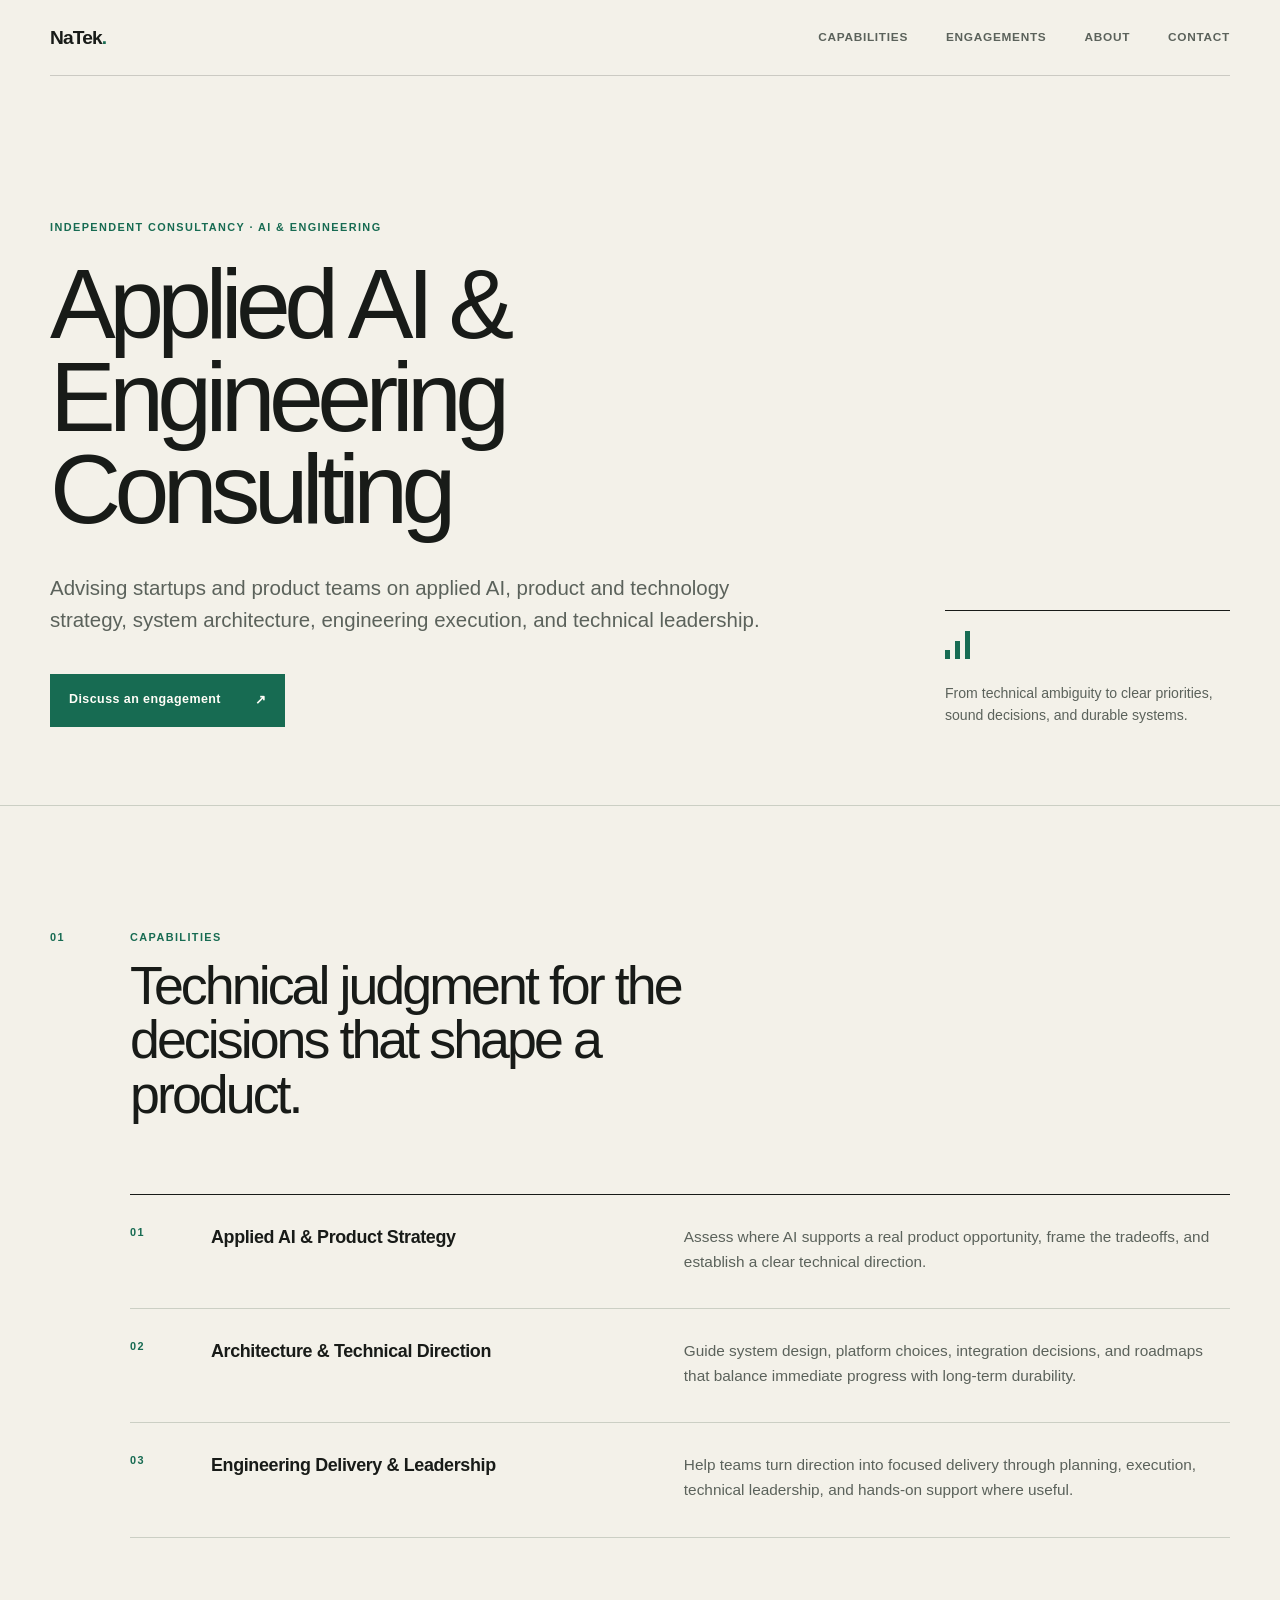
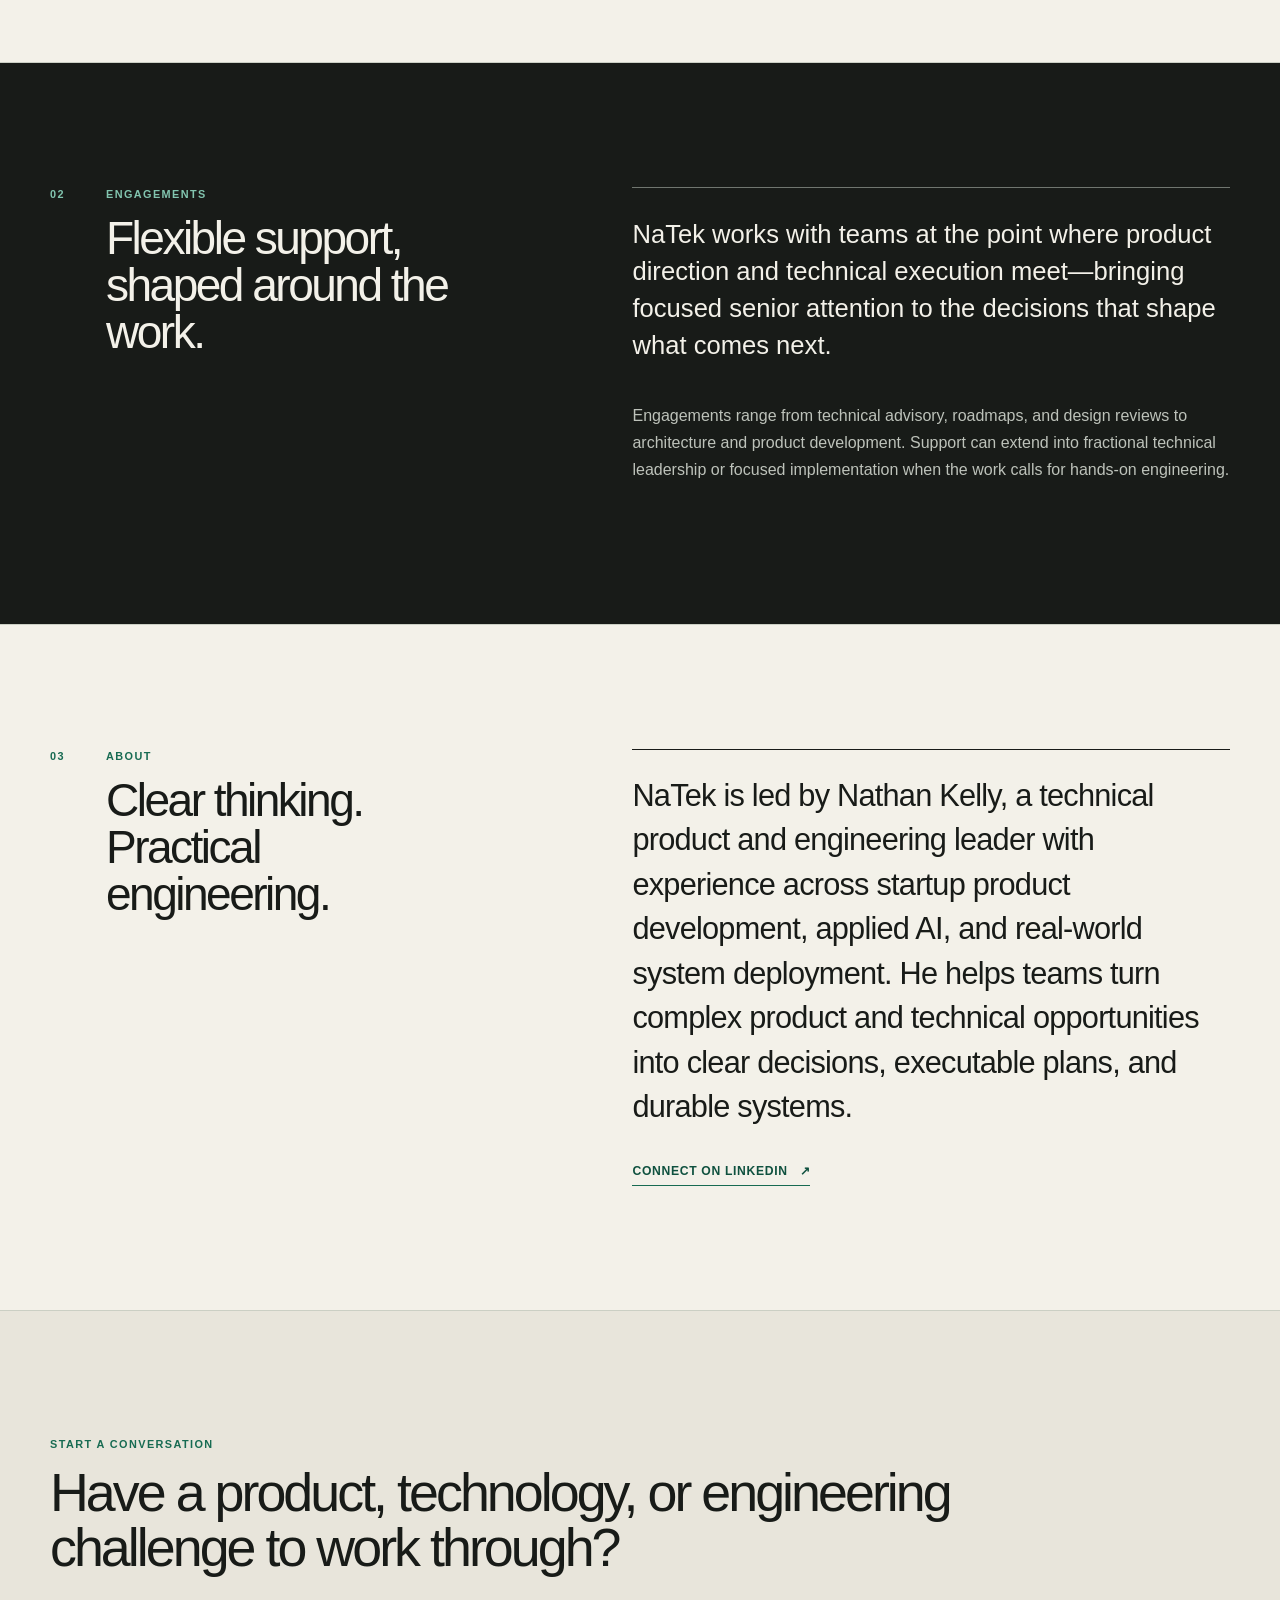
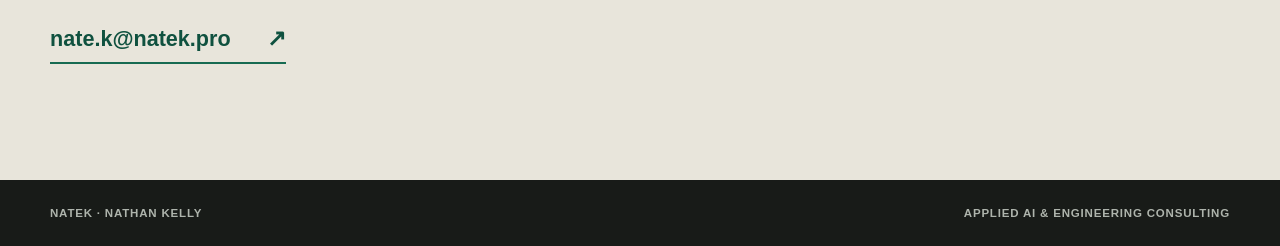
<file: index.html>
<!doctype html>
<html lang="en">
  <head>
    <meta charset="utf-8" />
    <meta name="viewport" content="width=device-width, initial-scale=1" />
    <title>NaTek | Applied AI &amp; Engineering Consulting</title>
    <meta
      name="description"
      content="NaTek advises startups and product teams on applied AI, product and technology strategy, system architecture, engineering execution, and technical leadership."
    />
    <meta name="theme-color" content="#f3f1e9" />
    <link rel="canonical" href="https://natek.pro/" />
    <link rel="icon" href="/favicon.svg" type="image/svg+xml" />

    <meta property="og:type" content="website" />
    <meta property="og:site_name" content="NaTek" />
    <meta property="og:title" content="NaTek | Applied AI &amp; Engineering Consulting" />
    <meta
      property="og:description"
      content="NaTek advises startups and product teams on applied AI, product and technology strategy, system architecture, engineering execution, and technical leadership."
    />
    <meta property="og:url" content="https://natek.pro/" />

    <meta name="twitter:card" content="summary" />
    <meta name="twitter:title" content="NaTek | Applied AI &amp; Engineering Consulting" />
    <meta
      name="twitter:description"
      content="Independent applied AI and engineering consulting for startups and product teams."
    />

    <link rel="stylesheet" href="/styles.css" />
  </head>
  <body>
    <a class="skip-link" href="#main-content">Skip to main content</a>

    <header class="site-header">
      <div class="shell header-inner">
        <a class="wordmark" href="#top" aria-label="NaTek home">NaTek<span aria-hidden="true">.</span></a>
        <nav aria-label="Primary navigation">
          <a href="#capabilities">Capabilities</a>
          <a href="#engagements">Engagements</a>
          <a href="#about">About</a>
          <a href="#contact">Contact</a>
        </nav>
      </div>
    </header>

    <main id="main-content">
      <section class="hero" id="top" aria-labelledby="hero-title">
        <div class="shell hero-grid">
          <div class="hero-copy">
            <p class="eyebrow">Independent consultancy · AI &amp; Engineering</p>
            <h1 id="hero-title">Applied AI &amp;<br />Engineering Consulting</h1>
            <p class="hero-intro">
              Advising startups and product teams on applied AI, product and technology strategy,
              system architecture, engineering execution, and technical leadership.
            </p>
            <a class="button" href="mailto:nate.k@natek.pro">
              Discuss an engagement
              <span aria-hidden="true">↗</span>
            </a>
          </div>

          <aside class="hero-note" aria-label="Consulting focus">
            <div class="focus-mark" aria-hidden="true">
              <span></span>
              <span></span>
              <span></span>
            </div>
            <p>From technical ambiguity to clear priorities, sound decisions, and durable systems.</p>
          </aside>
        </div>
      </section>

      <section class="section capabilities" id="capabilities" aria-labelledby="capabilities-title">
        <div class="shell">
          <div class="section-heading">
            <p class="section-number">01</p>
            <div>
              <p class="eyebrow">Capabilities</p>
              <h2 id="capabilities-title">Technical judgment for the decisions that shape a product.</h2>
            </div>
          </div>

          <div class="capability-list">
            <article>
              <p class="item-number">01</p>
              <h3>Applied AI &amp; Product Strategy</h3>
              <p>Assess where AI supports a real product opportunity, frame the tradeoffs, and establish a clear technical direction.</p>
            </article>
            <article>
              <p class="item-number">02</p>
              <h3>Architecture &amp; Technical Direction</h3>
              <p>Guide system design, platform choices, integration decisions, and roadmaps that balance immediate progress with long-term durability.</p>
            </article>
            <article>
              <p class="item-number">03</p>
              <h3>Engineering Delivery &amp; Leadership</h3>
              <p>Help teams turn direction into focused delivery through planning, execution, technical leadership, and hands-on support where useful.</p>
            </article>
          </div>
        </div>
      </section>

      <section class="section engagements" id="engagements" aria-labelledby="engagements-title">
        <div class="shell engagement-grid">
          <div class="section-heading compact">
            <p class="section-number">02</p>
            <div>
              <p class="eyebrow">Engagements</p>
              <h2 id="engagements-title">Flexible support, shaped around the work.</h2>
            </div>
          </div>

          <div class="engagement-copy">
            <p class="lead">
              NaTek works with teams at the point where product direction and technical execution
              meet—bringing focused senior attention to the decisions that shape what comes next.
            </p>
            <p>
              Engagements range from technical advisory, roadmaps, and design reviews to architecture
              and product development. Support can extend into fractional technical leadership or
              focused implementation when the work calls for hands-on engineering.
            </p>
          </div>
        </div>
      </section>

      <section class="section about" id="about" aria-labelledby="about-title">
        <div class="shell about-grid">
          <div class="section-heading compact">
            <p class="section-number">03</p>
            <div>
              <p class="eyebrow">About</p>
              <h2 id="about-title">Clear thinking. Practical engineering.</h2>
            </div>
          </div>

          <div class="about-copy">
            <p class="about-statement">
              NaTek is led by Nathan Kelly, a technical product and engineering leader with
              experience across startup product development, applied AI, and real-world system
              deployment. He helps teams turn complex product and technical opportunities into
              clear decisions, executable plans, and durable systems.
            </p>
            <a class="profile-link" href="https://www.linkedin.com/in/natejkelly/" rel="me">
              Connect on LinkedIn
              <span aria-hidden="true">↗</span>
            </a>
          </div>
        </div>
      </section>

      <section class="contact" id="contact" aria-labelledby="contact-title">
        <div class="shell contact-inner">
          <p class="eyebrow">Start a conversation</p>
          <h2 id="contact-title">Have a product, technology, or engineering challenge to work through?</h2>
          <a class="contact-link" href="mailto:nate.k@natek.pro">
            nate.k@natek.pro
            <span aria-hidden="true">↗</span>
          </a>
        </div>
      </section>
    </main>

    <footer class="site-footer">
      <div class="shell footer-inner">
        <p>NaTek · Nathan Kelly</p>
        <p>Applied AI &amp; Engineering Consulting</p>
      </div>
    </footer>
  </body>
</html>
</file>
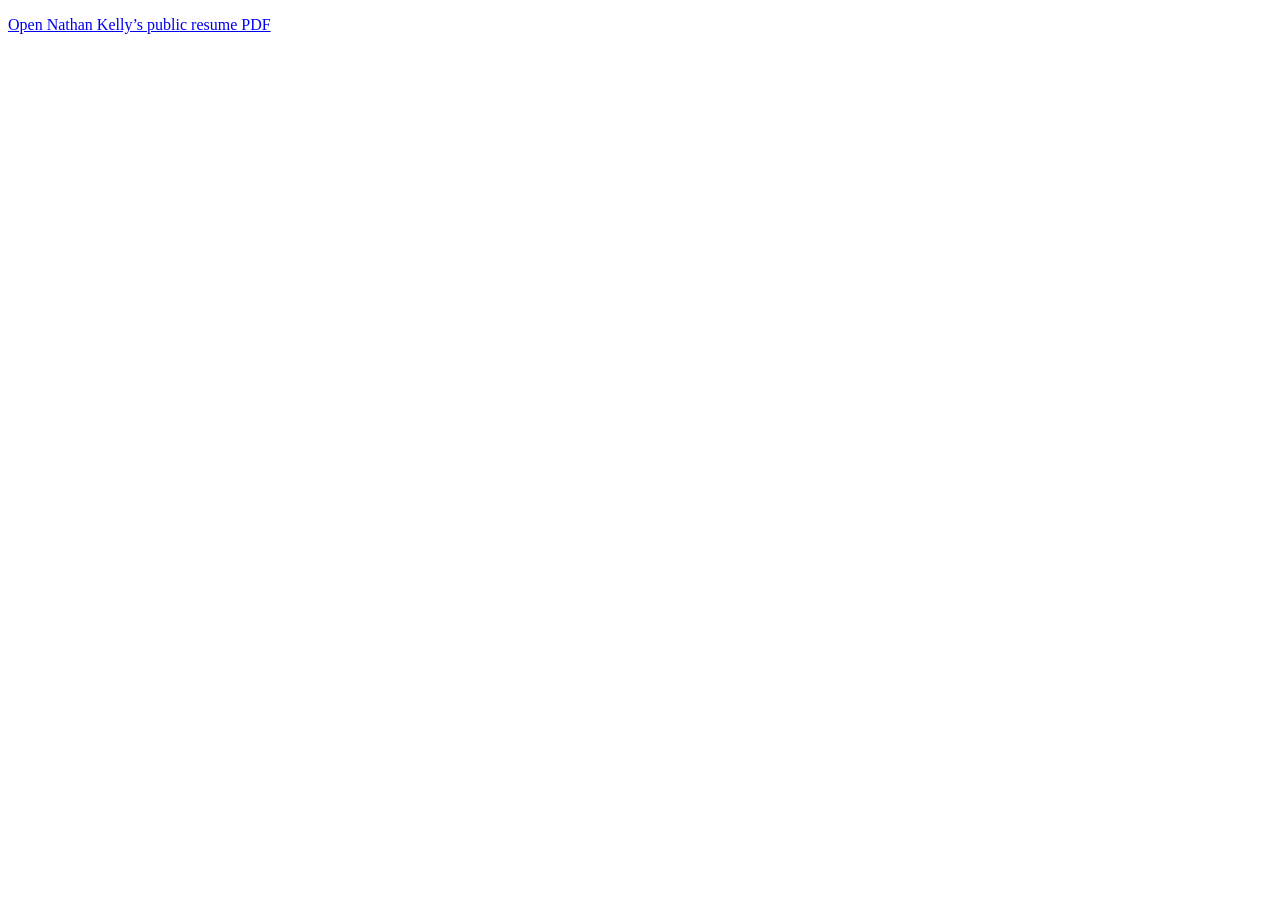
<file: resume-pdf/index.html>
<!doctype html>
<html lang="en">
<head>
  <meta charset="utf-8">
  <meta name="viewport" content="width=device-width, initial-scale=1">
  <title>Nathan Kelly — Resume PDF</title>
  <meta http-equiv="refresh" content="0; url=./Nathan-Kelly-Resume.pdf">
  <link rel="canonical" href="https://natek.pro/resume-pdf/Nathan-Kelly-Resume.pdf">
</head>
<body>
  <p><a href="./Nathan-Kelly-Resume.pdf">Open Nathan Kelly’s public resume PDF</a></p>
</body>
</html>
</file>
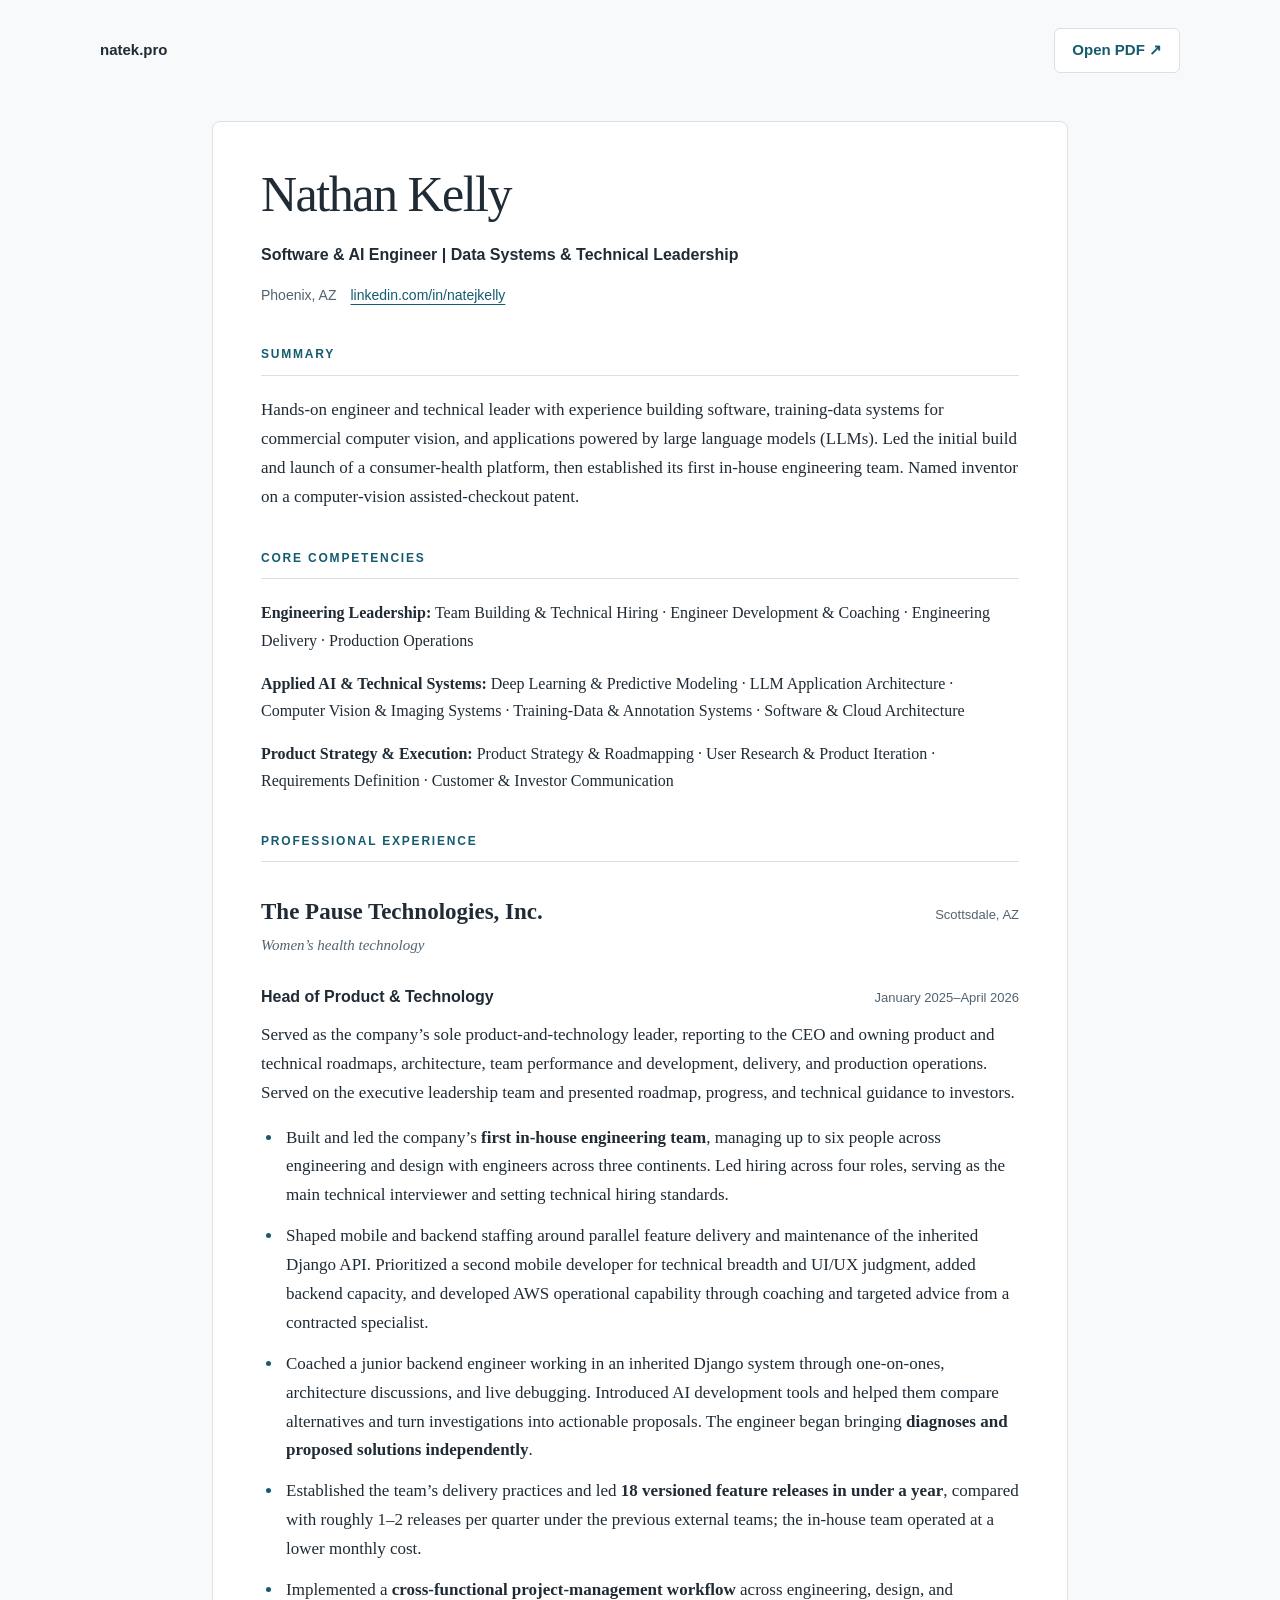
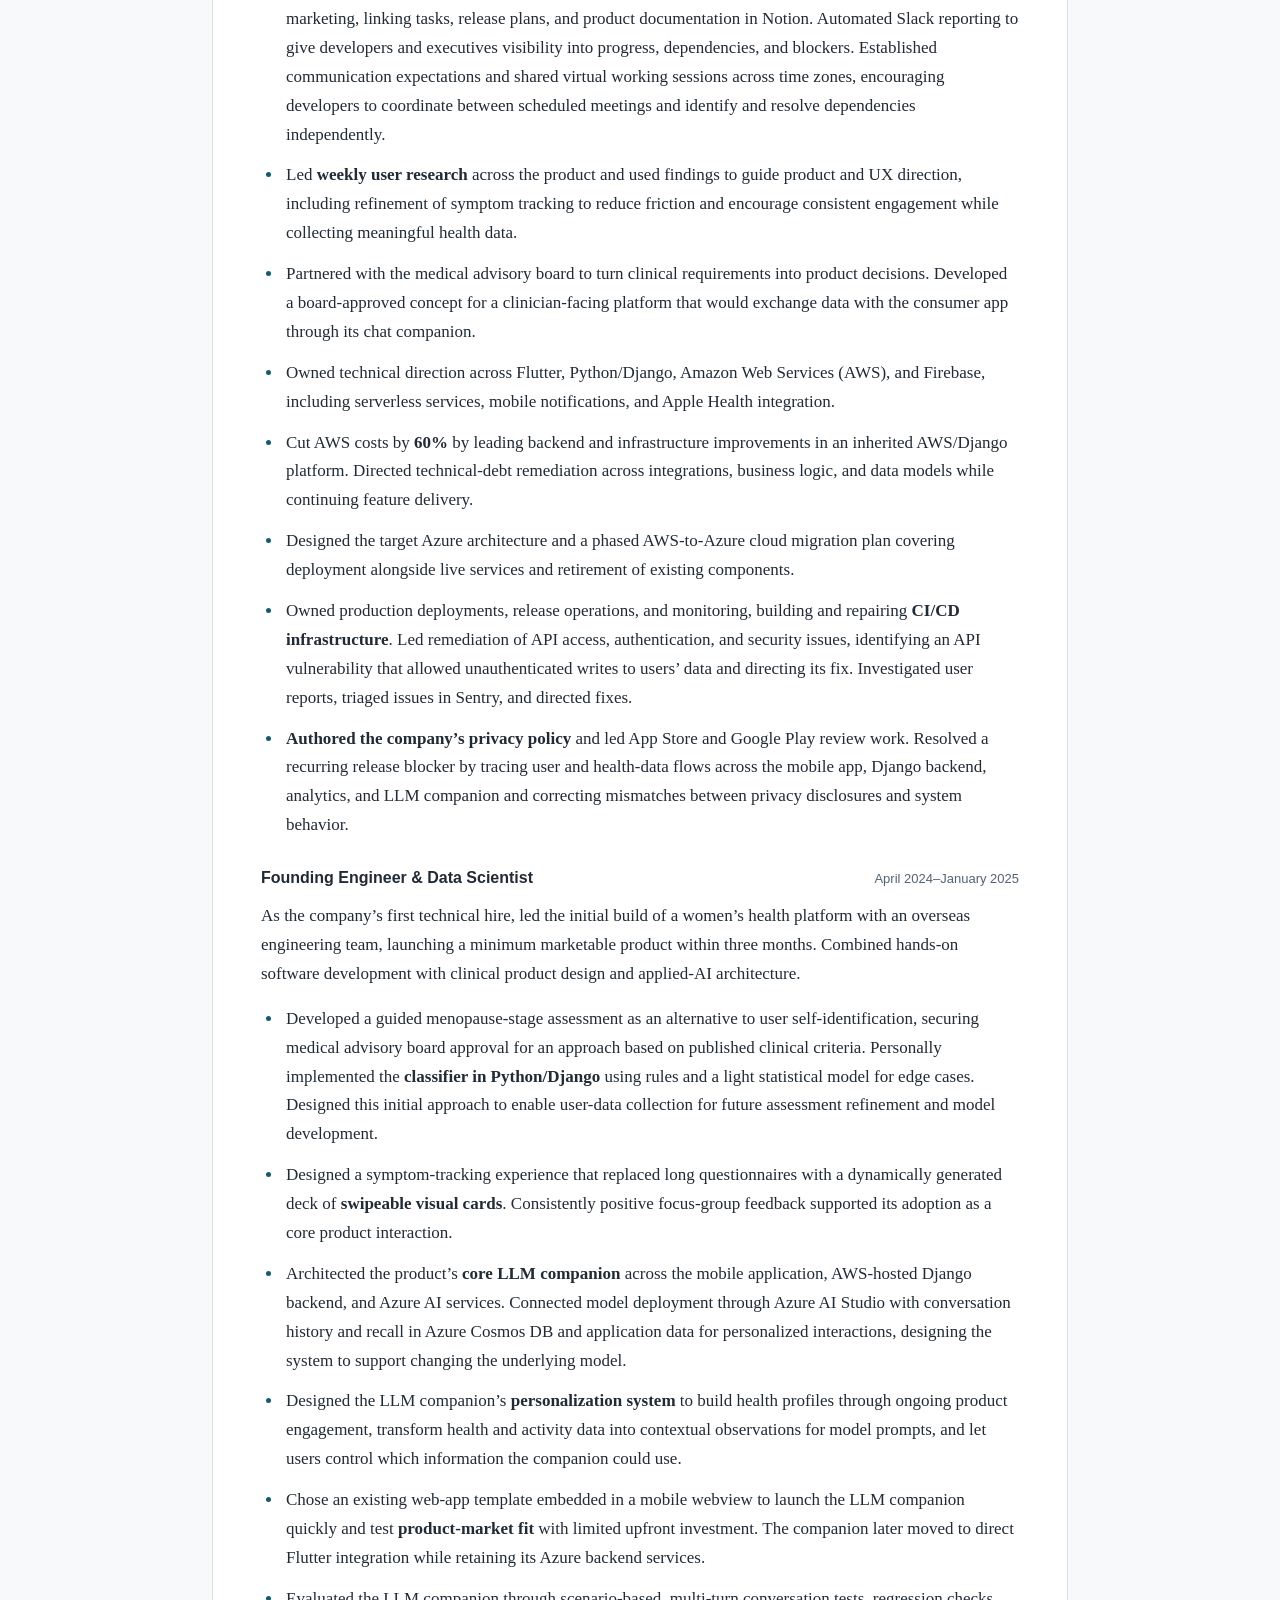
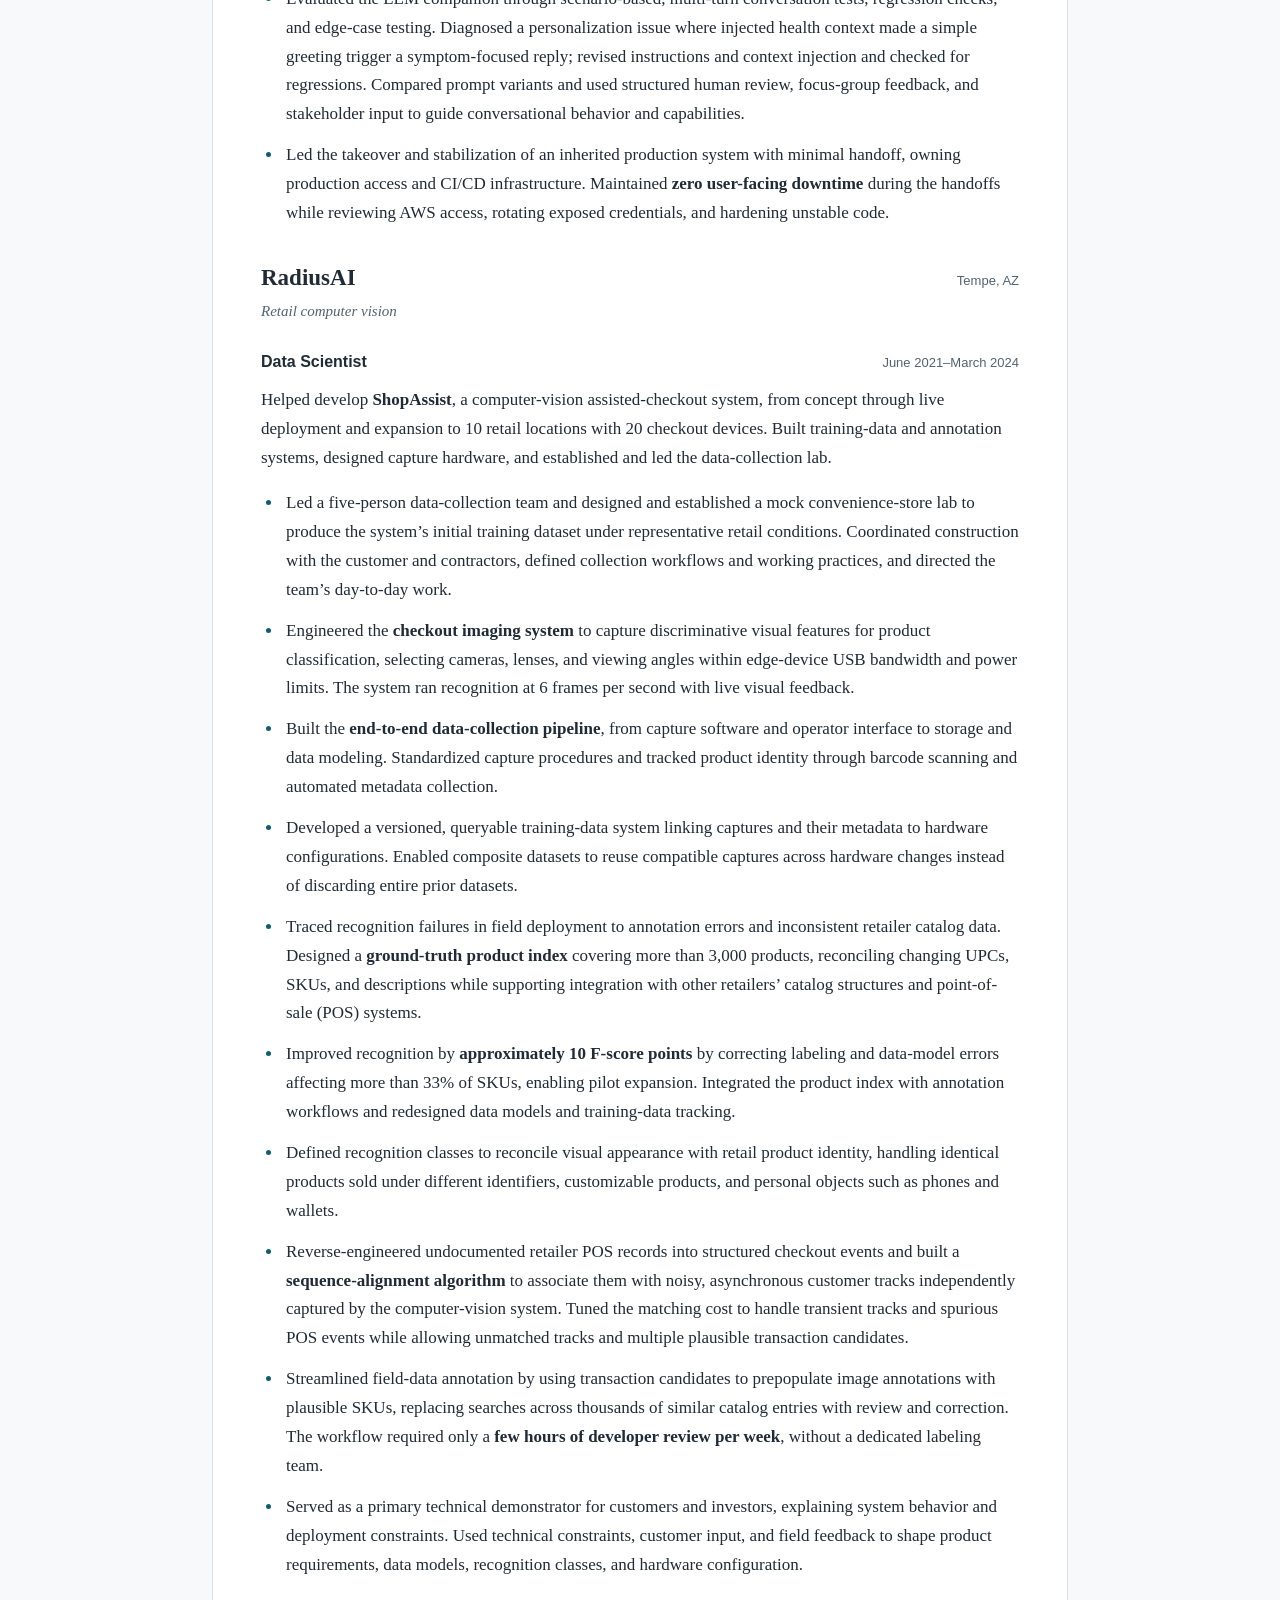
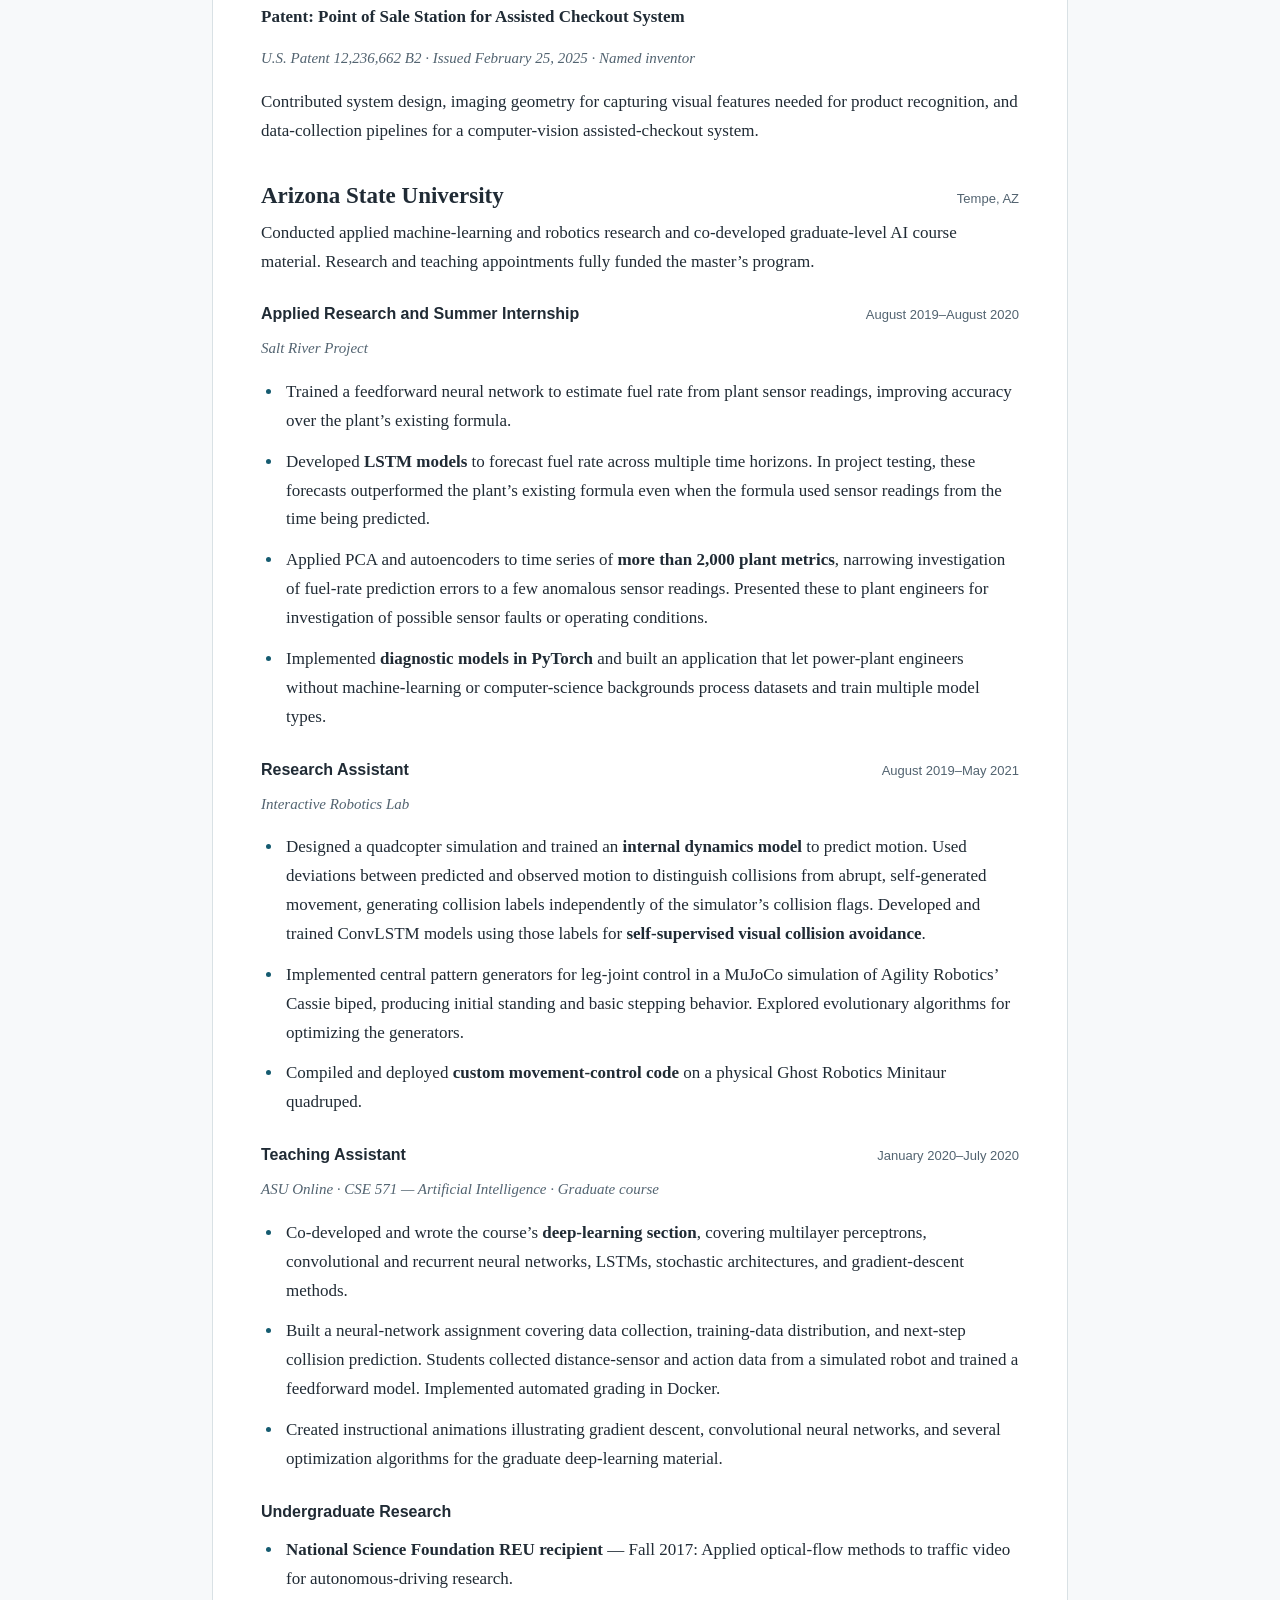
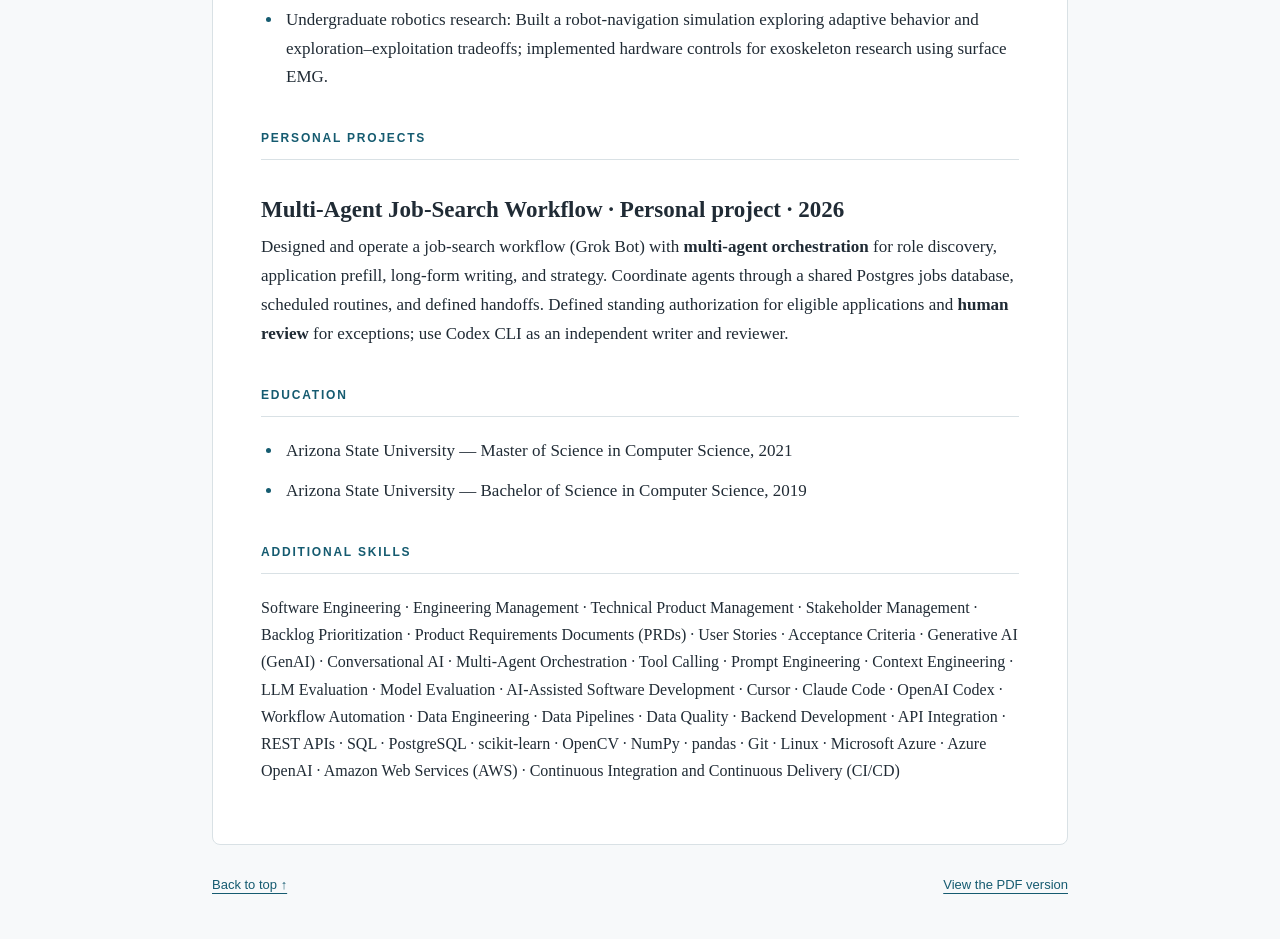
<file: resume/index.html>
<!doctype html>
<!-- Generated from resume_source.md. Do not edit this file. -->
<html lang="en"><head><meta charset="utf-8"><meta name="viewport" content="width=device-width, initial-scale=1">
<title>Nathan Kelly — Resume</title><meta name="description" content="Nathan Kelly’s public resume.">
<link rel="canonical" href="https://natek.pro/resume/"><style>:root { color-scheme: light; --ink: #202b35; --muted: #526370; --accent: #155b70; --line: #d9e1e5; }
* { box-sizing: border-box; }
html { scroll-behavior: smooth; scroll-padding-top: 30px; }
body { margin: 0; background: #f7f9fa; color: var(--ink); font: 17px/1.7 Georgia, 'Times New Roman', serif; }
a { color: var(--accent); text-underline-offset: 4px; }
a:hover { text-decoration-thickness: 2px; }
a:focus-visible { outline: 3px solid var(--accent); outline-offset: 5px; }
.toolbar { max-width: 1160px; margin: auto; padding: 28px 40px; display: flex; justify-content: space-between; align-items: center; font: 600 15px/1.5 Arial, sans-serif; }
.toolbar > a:first-child { text-decoration: none; color: var(--ink); }
.pdf-link { padding: 10px 17px; border: 1px solid var(--line); border-radius: 6px; background: white; text-decoration: none; }
.layout { max-width: 936px; margin: auto; padding: 20px 40px 0; }
/* Optional navigation layout activates when the generator's nav is restored. */
.layout:has(> nav) { display: grid; grid-template-columns: 180px minmax(0, 1fr); gap: 44px; max-width: 1160px; }
nav { position: sticky; top: 36px; align-self: start; display: grid; gap: 15px; font: 14px/1.5 Arial, sans-serif; padding-top: 14px; }
nav a { text-decoration: none; }
.nav-label { color: var(--muted); text-transform: uppercase; font-size: 11px; letter-spacing: 1.5px; margin-bottom: 8px; }
main { min-width: 0; background: white; border: 1px solid var(--line); border-radius: 8px; padding: 44px 48px; }
h1 { font-size: clamp(38px, 5vw, 50px); line-height: 1.12; font-weight: 400; letter-spacing: -1.5px; margin: 0 0 20px; }
.masthead > p:first-of-type { font: 16px/1.6 Arial, sans-serif; max-width: 520px; }
.masthead > p:last-of-type { font: 14px/1.8 Arial, sans-serif; color: var(--muted); margin-top: 16px; }
.masthead br { display: none; }
.masthead a { margin-left: 14px; }
section { margin-top: 38px; }
h2 { font: 700 12px/1.4 Arial, sans-serif; color: var(--accent); text-transform: uppercase; letter-spacing: 1.8px; border-bottom: 1px solid var(--line); padding-bottom: 12px; margin: 0 0 20px; }
h3 { font-size: 23px; line-height: 1.35; margin: 34px 0 8px; }
h4 { font: 700 16px/1.5 Arial, sans-serif; margin: 26px 0 12px; }
.entry-heading { display: flex; flex-wrap: wrap; gap: 5px 16px; align-items: baseline; }
.entry-detail { font: 400 13px/1.6 Arial, sans-serif; color: var(--muted); margin-left: auto; }
.separator { position: absolute; width: 1px; height: 1px; overflow: hidden; clip-path: inset(50%); }
p { margin: 0 0 16px; }
p:has(> em:only-child) { color: var(--muted); font-size: 15px; margin-top: -2px; }
ul { padding-left: 22px; margin: 12px 0 24px; }
li { padding-left: 3px; margin-bottom: 12px; }
li::marker { color: var(--accent); }
strong { font-weight: 700; }
#core-competencies p, #additional-skills p { font-size: 16px; }
footer { max-width: 936px; margin: auto; padding: 30px 40px 44px; display: flex; justify-content: space-between; gap: 20px; font: 13px/1.5 Arial, sans-serif; }
.layout:has(> nav) + footer { max-width: 1160px; padding-left: 264px; }
.skip { position: absolute; top: -80px; left: 20px; padding: 10px; background: white; z-index: 2; }
.skip:focus { top: 10px; }
@media (max-width: 900px) {
  .layout, .layout:has(> nav) { display: block; max-width: 790px; padding-top: 0; }
  nav { position: static; display: flex; flex-wrap: wrap; gap: 10px 20px; padding: 0 0 24px; }
  .nav-label { display: none; }
  footer, .layout:has(> nav) + footer { max-width: 790px; padding-left: 40px; }
}
@media (max-width: 600px) {
  body { font-size: 16px; }
  .toolbar { padding: 20px; }
  .layout { padding: 0 12px; }
  nav { padding: 4px 10px 22px; font-size: 12px; }
  main { padding: 28px 22px; }
  .masthead br { display: block; }
  .masthead a { margin-left: 0; }
  h3 { font-size: 21px; }
  .entry-heading { display: block; }
  .entry-detail { display: block; margin-top: 5px; }
  footer, .layout:has(> nav) + footer { padding: 24px; }
}
@media (prefers-reduced-motion: reduce) { html { scroll-behavior: auto; } }
@media print {
  body { background: white; font-size: 10.5pt; }
  .toolbar, nav, footer, .skip { display: none; }
  .layout { display: block; padding: 0; }
  main { border: 0; padding: 0; }
  h2, h3, h4 { break-after: avoid; }
  li { break-inside: avoid; }
}
</style></head>
<body><a class="skip" href="#resume">Skip to resume</a>
<div class="toolbar"><a href="/">natek.pro</a><a class="pdf-link" href="/resume-pdf/">Open PDF <span aria-hidden="true">↗</span></a></div>
<div class="layout">
<main id="resume"><header class="masthead" id="intro"><h1>Nathan Kelly</h1>
<p><strong>Software &amp; AI Engineer | Data Systems &amp; Technical Leadership</strong></p>
<p>Phoenix, AZ<br><a href="https://www.linkedin.com/in/natejkelly/">linkedin.com/in/natejkelly</a></p>
</header>
<section id="summary" aria-labelledby="heading-summary"><h2 id="heading-summary">Summary</h2>
<p>Hands-on engineer and technical leader with experience building software, training-data systems for commercial computer vision, and applications powered by large language models (LLMs). Led the initial build and launch of a consumer-health platform, then established its first in-house engineering team. Named inventor on a computer-vision assisted-checkout patent.</p>
</section>
<section id="core-competencies" aria-labelledby="heading-core-competencies"><h2 id="heading-core-competencies">Core Competencies</h2>
<p><strong>Engineering Leadership:</strong> Team Building &amp; Technical Hiring · Engineer Development &amp; Coaching · Engineering Delivery · Production Operations</p>
<p><strong>Applied AI &amp; Technical Systems:</strong> Deep Learning &amp; Predictive Modeling · LLM Application Architecture · Computer Vision &amp; Imaging Systems · Training-Data &amp; Annotation Systems · Software &amp; Cloud Architecture</p>
<p><strong>Product Strategy &amp; Execution:</strong> Product Strategy &amp; Roadmapping · User Research &amp; Product Iteration · Requirements Definition · Customer &amp; Investor Communication</p>
</section>
<section id="professional-experience" aria-labelledby="heading-professional-experience"><h2 id="heading-professional-experience">Professional Experience</h2>
<h3 class="entry-heading"><span>The Pause Technologies, Inc.</span><span class="separator"> — </span><span class="entry-detail">Scottsdale, AZ</span></h3>
<p><em>Women’s health technology</em></p>
<h4 class="entry-heading"><span>Head of Product &amp; Technology</span><span class="separator"> — </span><span class="entry-detail">January 2025–April 2026</span></h4>
<p>Served as the company’s sole product-and-technology leader, reporting to the CEO and owning product and technical roadmaps, architecture, team performance and development, delivery, and production operations. Served on the executive leadership team and presented roadmap, progress, and technical guidance to investors.</p>
<ul>
<li>Built and led the company’s <strong>first in-house engineering team</strong>, managing up to six people across engineering and design with engineers across three continents. Led hiring across four roles, serving as the main technical interviewer and setting technical hiring standards.</li>
<li>Shaped mobile and backend staffing around parallel feature delivery and maintenance of the inherited Django API. Prioritized a second mobile developer for technical breadth and UI/UX judgment, added backend capacity, and developed AWS operational capability through coaching and targeted advice from a contracted specialist.</li>
<li>Coached a junior backend engineer working in an inherited Django system through one-on-ones, architecture discussions, and live debugging. Introduced AI development tools and helped them compare alternatives and turn investigations into actionable proposals. The engineer began bringing <strong>diagnoses and proposed solutions independently</strong>.</li>
<li>Established the team’s delivery practices and led <strong>18 versioned feature releases in under a year</strong>, compared with roughly 1–2 releases per quarter under the previous external teams; the in-house team operated at a lower monthly cost.</li>
<li>Implemented a <strong>cross-functional project-management workflow</strong> across engineering, design, and marketing, linking tasks, release plans, and product documentation in Notion. Automated Slack reporting to give developers and executives visibility into progress, dependencies, and blockers. Established communication expectations and shared virtual working sessions across time zones, encouraging developers to coordinate between scheduled meetings and identify and resolve dependencies independently.</li>
<li>Led <strong>weekly user research</strong> across the product and used findings to guide product and UX direction, including refinement of symptom tracking to reduce friction and encourage consistent engagement while collecting meaningful health data.</li>
<li>Partnered with the medical advisory board to turn clinical requirements into product decisions. Developed a board-approved concept for a clinician-facing platform that would exchange data with the consumer app through its chat companion.</li>
<li>Owned technical direction across Flutter, Python/Django, Amazon Web Services (AWS), and Firebase, including serverless services, mobile notifications, and Apple Health integration.</li>
<li>Cut AWS costs by <strong>60%</strong> by leading backend and infrastructure improvements in an inherited AWS/Django platform. Directed technical-debt remediation across integrations, business logic, and data models while continuing feature delivery.</li>
<li>Designed the target Azure architecture and a phased AWS-to-Azure cloud migration plan covering deployment alongside live services and retirement of existing components.</li>
<li>Owned production deployments, release operations, and monitoring, building and repairing <strong>CI/CD infrastructure</strong>. Led remediation of API access, authentication, and security issues, identifying an API vulnerability that allowed unauthenticated writes to users’ data and directing its fix. Investigated user reports, triaged issues in Sentry, and directed fixes.</li>
<li><strong>Authored the company’s privacy policy</strong> and led App Store and Google Play review work. Resolved a recurring release blocker by tracing user and health-data flows across the mobile app, Django backend, analytics, and LLM companion and correcting mismatches between privacy disclosures and system behavior.</li>
</ul>
<h4 class="entry-heading"><span>Founding Engineer &amp; Data Scientist</span><span class="separator"> — </span><span class="entry-detail">April 2024–January 2025</span></h4>
<p>As the company’s first technical hire, led the initial build of a women’s health platform with an overseas engineering team, launching a minimum marketable product within three months. Combined hands-on software development with clinical product design and applied-AI architecture.</p>
<ul>
<li>Developed a guided menopause-stage assessment as an alternative to user self-identification, securing medical advisory board approval for an approach based on published clinical criteria. Personally implemented the <strong>classifier in Python/Django</strong> using rules and a light statistical model for edge cases. Designed this initial approach to enable user-data collection for future assessment refinement and model development.</li>
<li>Designed a symptom-tracking experience that replaced long questionnaires with a dynamically generated deck of <strong>swipeable visual cards</strong>. Consistently positive focus-group feedback supported its adoption as a core product interaction.</li>
<li>Architected the product’s <strong>core LLM companion</strong> across the mobile application, AWS-hosted Django backend, and Azure AI services. Connected model deployment through Azure AI Studio with conversation history and recall in Azure Cosmos DB and application data for personalized interactions, designing the system to support changing the underlying model.</li>
<li>Designed the LLM companion’s <strong>personalization system</strong> to build health profiles through ongoing product engagement, transform health and activity data into contextual observations for model prompts, and let users control which information the companion could use.</li>
<li>Chose an existing web-app template embedded in a mobile webview to launch the LLM companion quickly and test <strong>product-market fit</strong> with limited upfront investment. The companion later moved to direct Flutter integration while retaining its Azure backend services.</li>
<li>Evaluated the LLM companion through scenario-based, multi-turn conversation tests, regression checks, and edge-case testing. Diagnosed a personalization issue where injected health context made a simple greeting trigger a symptom-focused reply; revised instructions and context injection and checked for regressions. Compared prompt variants and used structured human review, focus-group feedback, and stakeholder input to guide conversational behavior and capabilities.</li>
<li>Led the takeover and stabilization of an inherited production system with minimal handoff, owning production access and CI/CD infrastructure. Maintained <strong>zero user-facing downtime</strong> during the handoffs while reviewing AWS access, rotating exposed credentials, and hardening unstable code.</li>
</ul>
<h3 class="entry-heading"><span>RadiusAI</span><span class="separator"> — </span><span class="entry-detail">Tempe, AZ</span></h3>
<p><em>Retail computer vision</em></p>
<h4 class="entry-heading"><span>Data Scientist</span><span class="separator"> — </span><span class="entry-detail">June 2021–March 2024</span></h4>
<p>Helped develop <strong>ShopAssist</strong>, a computer-vision assisted-checkout system, from concept through live deployment and expansion to 10 retail locations with 20 checkout devices. Built training-data and annotation systems, designed capture hardware, and established and led the data-collection lab.</p>
<ul>
<li>Led a five-person data-collection team and designed and established a mock convenience-store lab to produce the system’s initial training dataset under representative retail conditions. Coordinated construction with the customer and contractors, defined collection workflows and working practices, and directed the team’s day-to-day work.</li>
<li>Engineered the <strong>checkout imaging system</strong> to capture discriminative visual features for product classification, selecting cameras, lenses, and viewing angles within edge-device USB bandwidth and power limits. The system ran recognition at 6 frames per second with live visual feedback.</li>
<li>Built the <strong>end-to-end data-collection pipeline</strong>, from capture software and operator interface to storage and data modeling. Standardized capture procedures and tracked product identity through barcode scanning and automated metadata collection.</li>
<li>Developed a versioned, queryable training-data system linking captures and their metadata to hardware configurations. Enabled composite datasets to reuse compatible captures across hardware changes instead of discarding entire prior datasets.</li>
<li>Traced recognition failures in field deployment to annotation errors and inconsistent retailer catalog data. Designed a <strong>ground-truth product index</strong> covering more than 3,000 products, reconciling changing UPCs, SKUs, and descriptions while supporting integration with other retailers’ catalog structures and point-of-sale (POS) systems.</li>
<li>Improved recognition by <strong>approximately 10 F-score points</strong> by correcting labeling and data-model errors affecting more than 33% of SKUs, enabling pilot expansion. Integrated the product index with annotation workflows and redesigned data models and training-data tracking.</li>
<li>Defined recognition classes to reconcile visual appearance with retail product identity, handling identical products sold under different identifiers, customizable products, and personal objects such as phones and wallets.</li>
<li>Reverse-engineered undocumented retailer POS records into structured checkout events and built a <strong>sequence-alignment algorithm</strong> to associate them with noisy, asynchronous customer tracks independently captured by the computer-vision system. Tuned the matching cost to handle transient tracks and spurious POS events while allowing unmatched tracks and multiple plausible transaction candidates.</li>
<li>Streamlined field-data annotation by using transaction candidates to prepopulate image annotations with plausible SKUs, replacing searches across thousands of similar catalog entries with review and correction. The workflow required only a <strong>few hours of developer review per week</strong>, without a dedicated labeling team.</li>
<li>Served as a primary technical demonstrator for customers and investors, explaining system behavior and deployment constraints. Used technical constraints, customer input, and field feedback to shape product requirements, data models, recognition classes, and hardware configuration.</li>
</ul>
<p><strong>Patent: Point of Sale Station for Assisted Checkout System</strong></p>
<p><em>U.S. Patent 12,236,662 B2 · Issued February 25, 2025 · Named inventor</em></p>
<p>Contributed system design, imaging geometry for capturing visual features needed for product recognition, and data-collection pipelines for a computer-vision assisted-checkout system.</p>
<h3 class="entry-heading"><span>Arizona State University</span><span class="separator"> — </span><span class="entry-detail">Tempe, AZ</span></h3>
<p>Conducted applied machine-learning and robotics research and co-developed graduate-level AI course material. Research and teaching appointments fully funded the master’s program.</p>
<h4 class="entry-heading"><span>Applied Research and Summer Internship</span><span class="separator"> — </span><span class="entry-detail">August 2019–August 2020</span></h4>
<p><em>Salt River Project</em></p>
<ul>
<li>Trained a feedforward neural network to estimate fuel rate from plant sensor readings, improving accuracy over the plant’s existing formula.</li>
<li>Developed <strong>LSTM models</strong> to forecast fuel rate across multiple time horizons. In project testing, these forecasts outperformed the plant’s existing formula even when the formula used sensor readings from the time being predicted.</li>
<li>Applied PCA and autoencoders to time series of <strong>more than 2,000 plant metrics</strong>, narrowing investigation of fuel-rate prediction errors to a few anomalous sensor readings. Presented these to plant engineers for investigation of possible sensor faults or operating conditions.</li>
<li>Implemented <strong>diagnostic models in PyTorch</strong> and built an application that let power-plant engineers without machine-learning or computer-science backgrounds process datasets and train multiple model types.</li>
</ul>
<h4 class="entry-heading"><span>Research Assistant</span><span class="separator"> — </span><span class="entry-detail">August 2019–May 2021</span></h4>
<p><em>Interactive Robotics Lab</em></p>
<ul>
<li>Designed a quadcopter simulation and trained an <strong>internal dynamics model</strong> to predict motion. Used deviations between predicted and observed motion to distinguish collisions from abrupt, self-generated movement, generating collision labels independently of the simulator’s collision flags. Developed and trained ConvLSTM models using those labels for <strong>self-supervised visual collision avoidance</strong>.</li>
<li>Implemented central pattern generators for leg-joint control in a MuJoCo simulation of Agility Robotics’ Cassie biped, producing initial standing and basic stepping behavior. Explored evolutionary algorithms for optimizing the generators.</li>
<li>Compiled and deployed <strong>custom movement-control code</strong> on a physical Ghost Robotics Minitaur quadruped.</li>
</ul>
<h4 class="entry-heading"><span>Teaching Assistant</span><span class="separator"> — </span><span class="entry-detail">January 2020–July 2020</span></h4>
<p><em>ASU Online · CSE 571 — Artificial Intelligence · Graduate course</em></p>
<ul>
<li>Co-developed and wrote the course’s <strong>deep-learning section</strong>, covering multilayer perceptrons, convolutional and recurrent neural networks, LSTMs, stochastic architectures, and gradient-descent methods.</li>
<li>Built a neural-network assignment covering data collection, training-data distribution, and next-step collision prediction. Students collected distance-sensor and action data from a simulated robot and trained a feedforward model. Implemented automated grading in Docker.</li>
<li>Created instructional animations illustrating gradient descent, convolutional neural networks, and several optimization algorithms for the graduate deep-learning material.</li>
</ul>
<h4>Undergraduate Research</h4>
<ul>
<li><strong>National Science Foundation REU recipient</strong> — Fall 2017: Applied optical-flow methods to traffic video for autonomous-driving research.</li>
<li>Undergraduate robotics research: Built a robot-navigation simulation exploring adaptive behavior and exploration–exploitation tradeoffs; implemented hardware controls for exoskeleton research using surface EMG.</li>
</ul>
</section>
<section id="personal-projects" aria-labelledby="heading-personal-projects"><h2 id="heading-personal-projects">Personal Projects</h2>
<h3>Multi-Agent Job-Search Workflow · Personal project · 2026</h3>
<p>Designed and operate a job-search workflow (Grok Bot) with <strong>multi-agent orchestration</strong> for role discovery, application prefill, long-form writing, and strategy. Coordinate agents through a shared Postgres jobs database, scheduled routines, and defined handoffs. Defined standing authorization for eligible applications and <strong>human review</strong> for exceptions; use Codex CLI as an independent writer and reviewer.</p>
</section>
<section id="education" aria-labelledby="heading-education"><h2 id="heading-education">Education</h2>
<ul>
<li>Arizona State University — Master of Science in Computer Science, 2021</li>
<li>Arizona State University — Bachelor of Science in Computer Science, 2019</li>
</ul>
</section>
<section id="additional-skills" aria-labelledby="heading-additional-skills"><h2 id="heading-additional-skills">Additional Skills</h2>
<p>Software Engineering · Engineering Management · Technical Product Management · Stakeholder Management · Backlog Prioritization · Product Requirements Documents (PRDs) · User Stories · Acceptance Criteria · Generative AI (GenAI) · Conversational AI · Multi-Agent Orchestration · Tool Calling · Prompt Engineering · Context Engineering · LLM Evaluation · Model Evaluation · AI-Assisted Software Development · Cursor · Claude Code · OpenAI Codex · Workflow Automation · Data Engineering · Data Pipelines · Data Quality · Backend Development · API Integration · REST APIs · SQL · PostgreSQL · scikit-learn · OpenCV · NumPy · pandas · Git · Linux · Microsoft Azure · Azure OpenAI · Amazon Web Services (AWS) · Continuous Integration and Continuous Delivery (CI/CD)</p>
</section></main></div>
<footer><a href="#intro">Back to top ↑</a><a href="/resume-pdf/">View the PDF version</a></footer></body></html>
</file>
<file: styles.css>
:root {
  --paper: #f3f1e9;
  --paper-deep: #e8e5db;
  --ink: #181b18;
  --muted: #5b625b;
  --line: #cbcfc4;
  --accent: #176b52;
  --accent-dark: #0f513f;
  --white: #fffdf7;
  --shell: min(1180px, calc(100vw - 48px));
}

* {
  box-sizing: border-box;
}

html {
  scroll-behavior: smooth;
}

body {
  margin: 0;
  background: var(--paper);
  color: var(--ink);
  font-family: Inter, ui-sans-serif, -apple-system, BlinkMacSystemFont, "Segoe UI", sans-serif;
  font-size: 16px;
  line-height: 1.6;
  text-rendering: optimizeLegibility;
  -webkit-font-smoothing: antialiased;
}

a {
  color: inherit;
}

.shell {
  width: var(--shell);
  margin-inline: auto;
}

.skip-link {
  position: fixed;
  z-index: 20;
  top: 12px;
  left: 12px;
  padding: 10px 14px;
  background: var(--ink);
  color: var(--white);
  transform: translateY(-160%);
  transition: transform 160ms ease;
}

.skip-link:focus {
  transform: translateY(0);
}

.site-header {
  position: absolute;
  z-index: 10;
  top: 0;
  right: 0;
  left: 0;
}

.header-inner {
  display: flex;
  align-items: center;
  justify-content: space-between;
  padding-block: 28px;
  border-bottom: 1px solid color-mix(in srgb, var(--ink) 18%, transparent);
}

.wordmark {
  font-size: 1.2rem;
  font-weight: 760;
  letter-spacing: -0.045em;
  line-height: 1;
  text-decoration: none;
}

.wordmark span {
  color: var(--accent);
}

nav {
  display: flex;
  gap: clamp(18px, 3vw, 38px);
}

nav a {
  color: var(--muted);
  font-size: 0.74rem;
  font-weight: 650;
  letter-spacing: 0.06em;
  text-decoration: none;
  text-transform: uppercase;
  transition: color 160ms ease;
}

nav a:hover {
  color: var(--accent);
}

.hero {
  display: flex;
  min-height: 760px;
  padding-top: 130px;
  border-bottom: 1px solid var(--line);
}

.hero-grid {
  display: grid;
  grid-template-columns: minmax(0, 1fr) 285px;
  gap: clamp(56px, 10vw, 150px);
  align-items: end;
  padding-block: 90px 78px;
}

.eyebrow,
.section-number,
.item-number {
  margin: 0;
  color: var(--accent);
  font-size: 0.68rem;
  font-weight: 760;
  letter-spacing: 0.13em;
  line-height: 1.3;
  text-transform: uppercase;
}

h1,
h2,
h3,
p {
  margin-top: 0;
}

h1 {
  max-width: 880px;
  margin-block: 24px 36px;
  font-size: clamp(3.8rem, 7.7vw, 7rem);
  font-weight: 520;
  letter-spacing: -0.067em;
  line-height: 0.94;
}

.hero-intro {
  max-width: 740px;
  margin-bottom: 38px;
  color: var(--muted);
  font-size: clamp(1.08rem, 1.6vw, 1.3rem);
  line-height: 1.55;
}

.button {
  display: inline-flex;
  gap: 34px;
  align-items: center;
  padding: 15px 18px;
  border: 1px solid var(--accent);
  background: var(--accent);
  color: var(--white);
  font-size: 0.78rem;
  font-weight: 720;
  letter-spacing: 0.035em;
  text-decoration: none;
  transition: background-color 160ms ease, border-color 160ms ease, transform 160ms ease;
}

.button:hover {
  border-color: var(--accent-dark);
  background: var(--accent-dark);
  transform: translateY(-2px);
}

.button span,
.contact-link span {
  font-size: 1.05em;
}

.hero-note {
  align-self: end;
  padding-top: 20px;
  border-top: 1px solid var(--ink);
}

.hero-note p {
  margin: 24px 0 0;
  color: var(--muted);
  font-size: 0.88rem;
  line-height: 1.55;
}

.focus-mark {
  display: flex;
  gap: 5px;
  align-items: end;
  height: 28px;
}

.focus-mark span {
  display: block;
  width: 5px;
  background: var(--accent);
}

.focus-mark span:nth-child(1) {
  height: 9px;
}

.focus-mark span:nth-child(2) {
  height: 18px;
}

.focus-mark span:nth-child(3) {
  height: 28px;
}

.section {
  padding-block: 124px;
  border-bottom: 1px solid var(--line);
}

.section-heading {
  display: grid;
  grid-template-columns: 80px minmax(0, 640px);
  margin-bottom: 72px;
}

.section-heading h2,
.contact h2 {
  margin: 14px 0 0;
  font-size: clamp(2.25rem, 4.2vw, 4.15rem);
  font-weight: 520;
  letter-spacing: -0.055em;
  line-height: 1.02;
}

.capability-list {
  margin-left: 80px;
  border-top: 1px solid var(--ink);
}

.capability-list article {
  display: grid;
  grid-template-columns: 55px minmax(240px, 0.9fr) minmax(300px, 1.1fr);
  gap: 26px;
  padding-block: 30px 34px;
  border-bottom: 1px solid var(--line);
}

.capability-list h3 {
  margin: 0;
  font-size: 1.12rem;
  font-weight: 650;
  letter-spacing: -0.02em;
  line-height: 1.35;
}

.capability-list article > p:last-child {
  max-width: 600px;
  margin: 0;
  color: var(--muted);
  font-size: 0.96rem;
}

.engagements {
  background: var(--ink);
  color: var(--paper);
}

.engagement-grid,
.about-grid {
  display: grid;
  grid-template-columns: minmax(320px, 0.85fr) minmax(360px, 1.15fr);
  gap: clamp(70px, 11vw, 150px);
}

.section-heading.compact {
  grid-template-columns: 56px minmax(0, 1fr);
  margin-bottom: 0;
}

.engagements .section-number,
.engagements .eyebrow {
  color: #82c5af;
}

.engagements .section-heading h2 {
  font-size: clamp(2.2rem, 3.6vw, 3.65rem);
}

.engagement-copy {
  padding-top: 2px;
  border-top: 1px solid #70766f;
}

.engagement-copy p {
  color: #bdc2ba;
  font-size: 1rem;
  line-height: 1.7;
}

.engagement-copy .lead {
  margin-block: 26px 38px;
  color: var(--paper);
  font-size: clamp(1.35rem, 2vw, 1.75rem);
  line-height: 1.45;
}

.about-grid {
  align-items: start;
}

.about .section-heading h2 {
  font-size: clamp(2.2rem, 3.6vw, 3.65rem);
}

.about-copy {
  padding-top: 24px;
  border-top: 1px solid var(--ink);
}

.about-statement {
  margin: 0;
  font-size: clamp(1.4rem, 2.4vw, 2rem);
  letter-spacing: -0.025em;
  line-height: 1.45;
}

.profile-link {
  display: inline-flex;
  gap: 12px;
  align-items: center;
  margin-top: 32px;
  padding-bottom: 4px;
  border-bottom: 1px solid var(--accent);
  color: var(--accent-dark);
  font-size: 0.76rem;
  font-weight: 720;
  letter-spacing: 0.055em;
  text-decoration: none;
  text-transform: uppercase;
  transition: color 160ms ease, border-color 160ms ease;
}

.profile-link:hover {
  border-color: var(--ink);
  color: var(--ink);
}

.contact {
  padding-block: 126px 116px;
  background: var(--paper-deep);
}

.contact-inner {
  display: flex;
  flex-direction: column;
  align-items: flex-start;
}

.contact h2 {
  max-width: 920px;
  margin-bottom: 48px;
}

.contact-link {
  display: inline-flex;
  gap: 36px;
  align-items: center;
  padding-bottom: 7px;
  border-bottom: 2px solid var(--accent);
  color: var(--accent-dark);
  font-size: clamp(1.05rem, 2vw, 1.35rem);
  font-weight: 680;
  line-height: 1.4;
  text-decoration: none;
  transition: color 160ms ease, border-color 160ms ease;
}

.contact-link:hover {
  border-color: var(--ink);
  color: var(--ink);
}

.site-footer {
  padding-block: 24px;
  background: var(--ink);
  color: #aeb4ac;
}

.footer-inner {
  display: flex;
  justify-content: space-between;
}

.footer-inner p {
  margin: 0;
  font-size: 0.72rem;
  font-weight: 650;
  letter-spacing: 0.07em;
  text-transform: uppercase;
}

:focus-visible {
  outline: 3px solid #dc7e3b;
  outline-offset: 4px;
}

@media (max-width: 860px) {
  .hero {
    min-height: auto;
  }

  .hero-grid {
    grid-template-columns: 1fr;
    gap: 64px;
    padding-block: 90px 62px;
  }

  .hero-note {
    max-width: 420px;
  }

  .capability-list article {
    grid-template-columns: 44px minmax(0, 0.8fr) minmax(0, 1.2fr);
    gap: 20px;
  }

  .engagement-grid,
  .about-grid {
    grid-template-columns: 1fr;
    gap: 64px;
  }
}

@media (max-width: 640px) {
  :root {
    --shell: min(100% - 36px, 1180px);
  }

  .header-inner {
    align-items: flex-start;
    padding-block: 20px;
  }

  nav {
    display: grid;
    grid-template-columns: repeat(2, auto);
    gap: 7px 18px;
  }

  nav a {
    font-size: 0.63rem;
  }

  .hero {
    padding-top: 108px;
  }

  .hero-grid {
    padding-block: 68px 52px;
  }

  h1 {
    margin-block: 20px 28px;
    font-size: clamp(3.15rem, 16vw, 4.35rem);
    letter-spacing: -0.064em;
  }

  .hero-intro {
    margin-bottom: 32px;
    font-size: 1.03rem;
  }

  .button {
    width: 100%;
    justify-content: space-between;
  }

  .section {
    padding-block: 84px;
  }

  .section-heading,
  .section-heading.compact {
    grid-template-columns: 38px minmax(0, 1fr);
    margin-bottom: 50px;
  }

  .section-heading h2,
  .contact h2 {
    font-size: clamp(2.25rem, 11vw, 3.25rem);
  }

  .capability-list {
    margin-left: 38px;
  }

  .capability-list article {
    grid-template-columns: 34px minmax(0, 1fr);
    gap: 10px 12px;
    padding-block: 25px 28px;
  }

  .capability-list article > p:last-child {
    grid-column: 2;
  }

  .engagement-grid,
  .about-grid {
    gap: 4px;
  }

  .engagements .section-heading,
  .about .section-heading {
    margin-bottom: 48px;
  }

  .engagement-copy .lead {
    margin-top: 24px;
    font-size: 1.3rem;
  }

  .about-statement {
    font-size: 1.38rem;
  }

  .contact {
    padding-block: 86px 78px;
  }

  .footer-inner {
    gap: 20px;
  }

  .footer-inner p:last-child {
    max-width: 190px;
    text-align: right;
  }
}

@media (prefers-reduced-motion: reduce) {
  html {
    scroll-behavior: auto;
  }

  *,
  *::before,
  *::after {
    scroll-behavior: auto !important;
    transition-duration: 0.01ms !important;
  }
}
</file>
